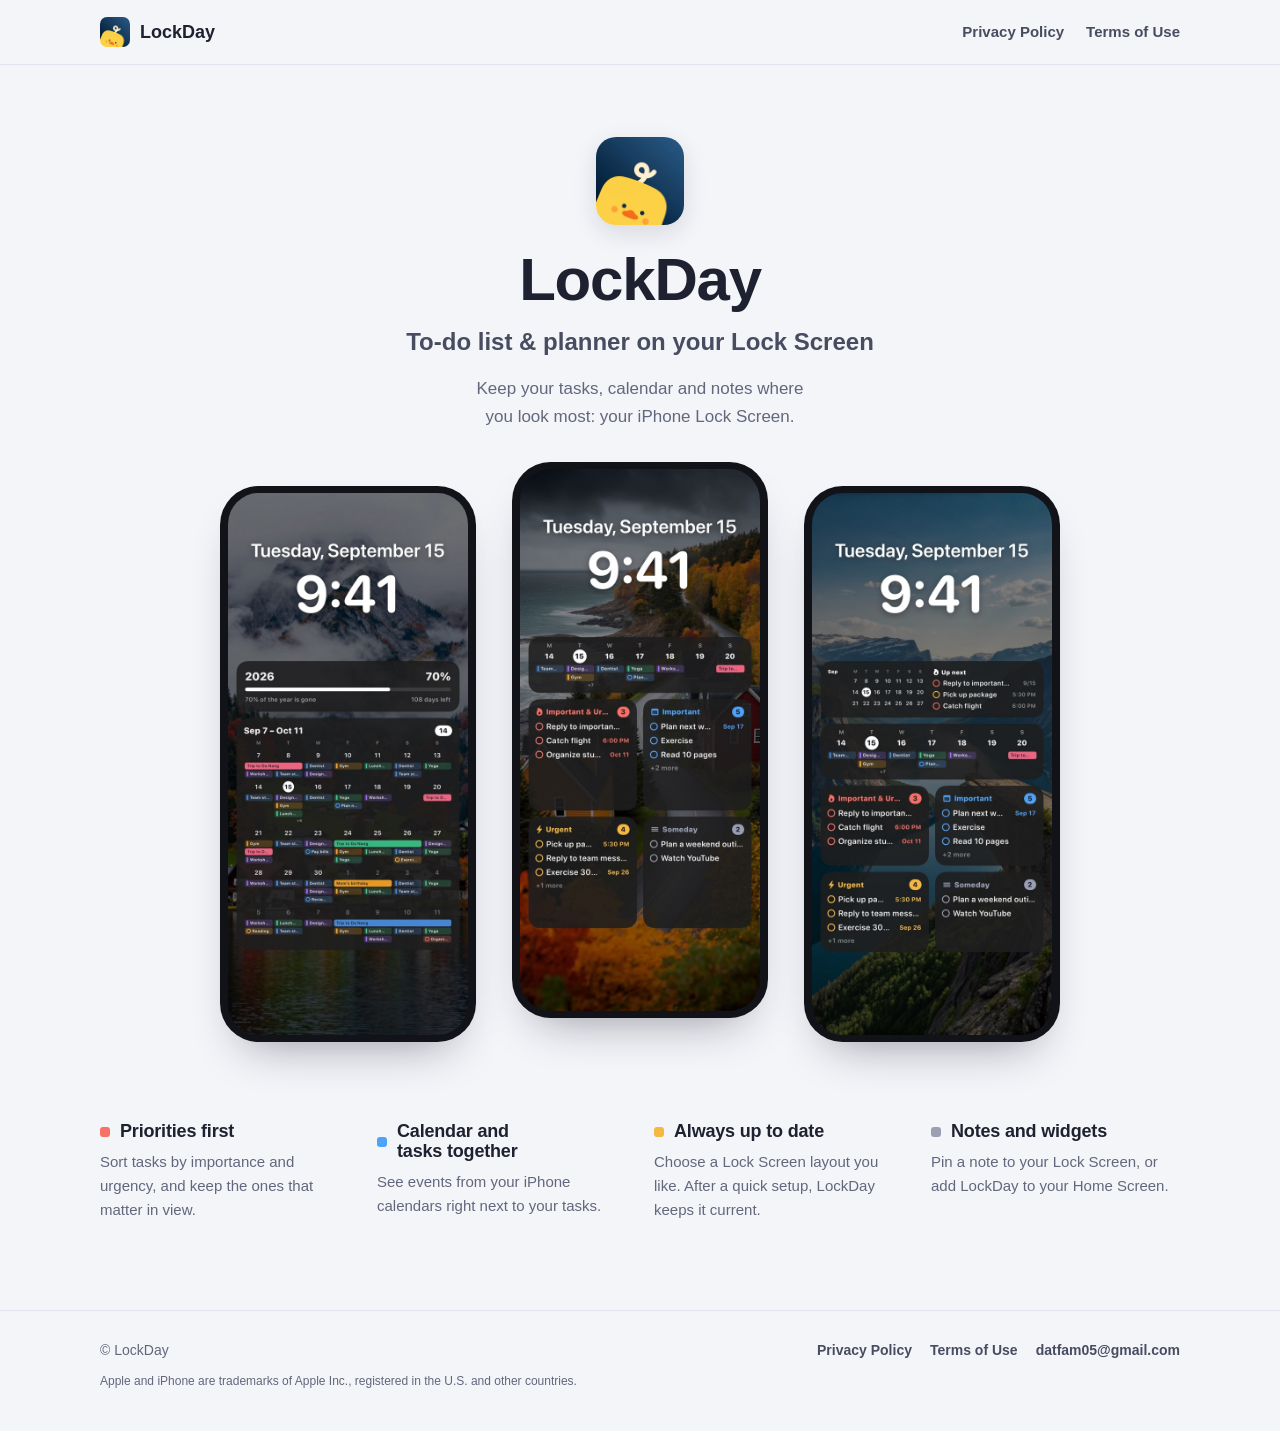
<file: index.html>
<!doctype html>
<html lang="en">
<head>
<meta charset="utf-8">
<meta name="viewport" content="width=device-width, initial-scale=1">
<title>LockDay: To-Do List &amp; Planner</title>
<meta name="description" content="LockDay keeps your tasks, calendar and notes on your iPhone Lock Screen.">
<link rel="canonical" href="https://lockday.xyz/">
<link rel="icon" type="image/png" sizes="32x32" href="assets/img/favicon-32.png">
<link rel="apple-touch-icon" href="assets/img/icon-180.png">
<meta name="theme-color" content="#F4F5F9" media="(prefers-color-scheme: light)">
<meta name="theme-color" content="#0F1117" media="(prefers-color-scheme: dark)">
<link rel="stylesheet" href="assets/css/site.css">
<meta property="og:type" content="website">
<meta property="og:site_name" content="LockDay">
<meta property="og:title" content="LockDay: To-Do List &amp; Planner">
<meta property="og:description" content="Your tasks, calendar and notes on your iPhone Lock Screen.">
<meta property="og:url" content="https://lockday.xyz/">
<meta property="og:image" content="https://lockday.xyz/assets/img/og.png">
<meta name="twitter:card" content="summary_large_image">
<script type="application/ld+json">{"@context":"https://schema.org","@type":"SoftwareApplication","name":"LockDay: To-Do List & Planner","operatingSystem":"iOS","applicationCategory":"ProductivityApplication","url":"https://lockday.xyz/"}</script>
</head>
<body>
<a class="skip" href="#main">Skip to content</a>
<header class="site-header">
  <div class="container nav">
    <a class="brand" href="./"><img src="assets/img/icon-64.png" alt="" width="30" height="30">LockDay</a>
    <nav class="nav-links" aria-label="Legal">
      <a href="privacy/">Privacy Policy</a>
      <a href="terms/">Terms of Use</a>
    </nav>
  </div>
</header>
<main id="main">
<section class="container intro">
  <img class="app-icon" src="assets/img/icon-180.png" width="88" height="88" alt="LockDay app icon">
  <h1>LockDay</h1>
  <p class="tagline">To-do list &amp; planner on your Lock Screen</p>
  <p class="lede">Keep your tasks, calendar and notes where you look most: your iPhone Lock Screen.</p>
  <div class="phones">
    <div class="phone"><img src="assets/img/lock/calendar.jpg" width="564" height="1226" alt="Lock Screen with year progress and a calendar of events and tasks"></div>
    <div class="phone"><img src="assets/img/lock/matrix.jpg" width="564" height="1226" alt="Lock Screen with a week strip and tasks sorted into four priority groups"></div>
    <div class="phone"><img src="assets/img/lock/matrix-overview.jpg" width="564" height="1226" alt="Lock Screen with a month overview, week strip and priority tasks"></div>
  </div>
</section>
<section class="container features" aria-label="Features">
  <div class="feature" style="--dot: var(--q1)"><h2>Priorities first</h2><p>Sort tasks by importance and urgency, and keep the ones that matter in view.</p></div>
  <div class="feature" style="--dot: var(--q2)"><h2>Calendar and tasks together</h2><p>See events from your iPhone calendars right next to your tasks.</p></div>
  <div class="feature" style="--dot: var(--q3)"><h2>Always up to date</h2><p>Choose a Lock Screen layout you like. After a quick setup, LockDay keeps it current.</p></div>
  <div class="feature" style="--dot: var(--q4)"><h2>Notes and widgets</h2><p>Pin a note to your Lock Screen, or add LockDay to your Home Screen.</p></div>
</section>
</main>
<footer class="site-footer">
  <div class="container footer-grid">
    <p>© LockDay</p>
    <nav class="footer-links" aria-label="Footer">
      <a href="privacy/">Privacy Policy</a>
      <a href="terms/">Terms of Use</a>
      <a href="mailto:datfam05@gmail.com">datfam05@gmail.com</a>
    </nav>
    <p class="fineprint">Apple and iPhone are trademarks of Apple Inc., registered in the U.S. and other countries.</p>
  </div>
</footer>
</body>
</html>
</file>
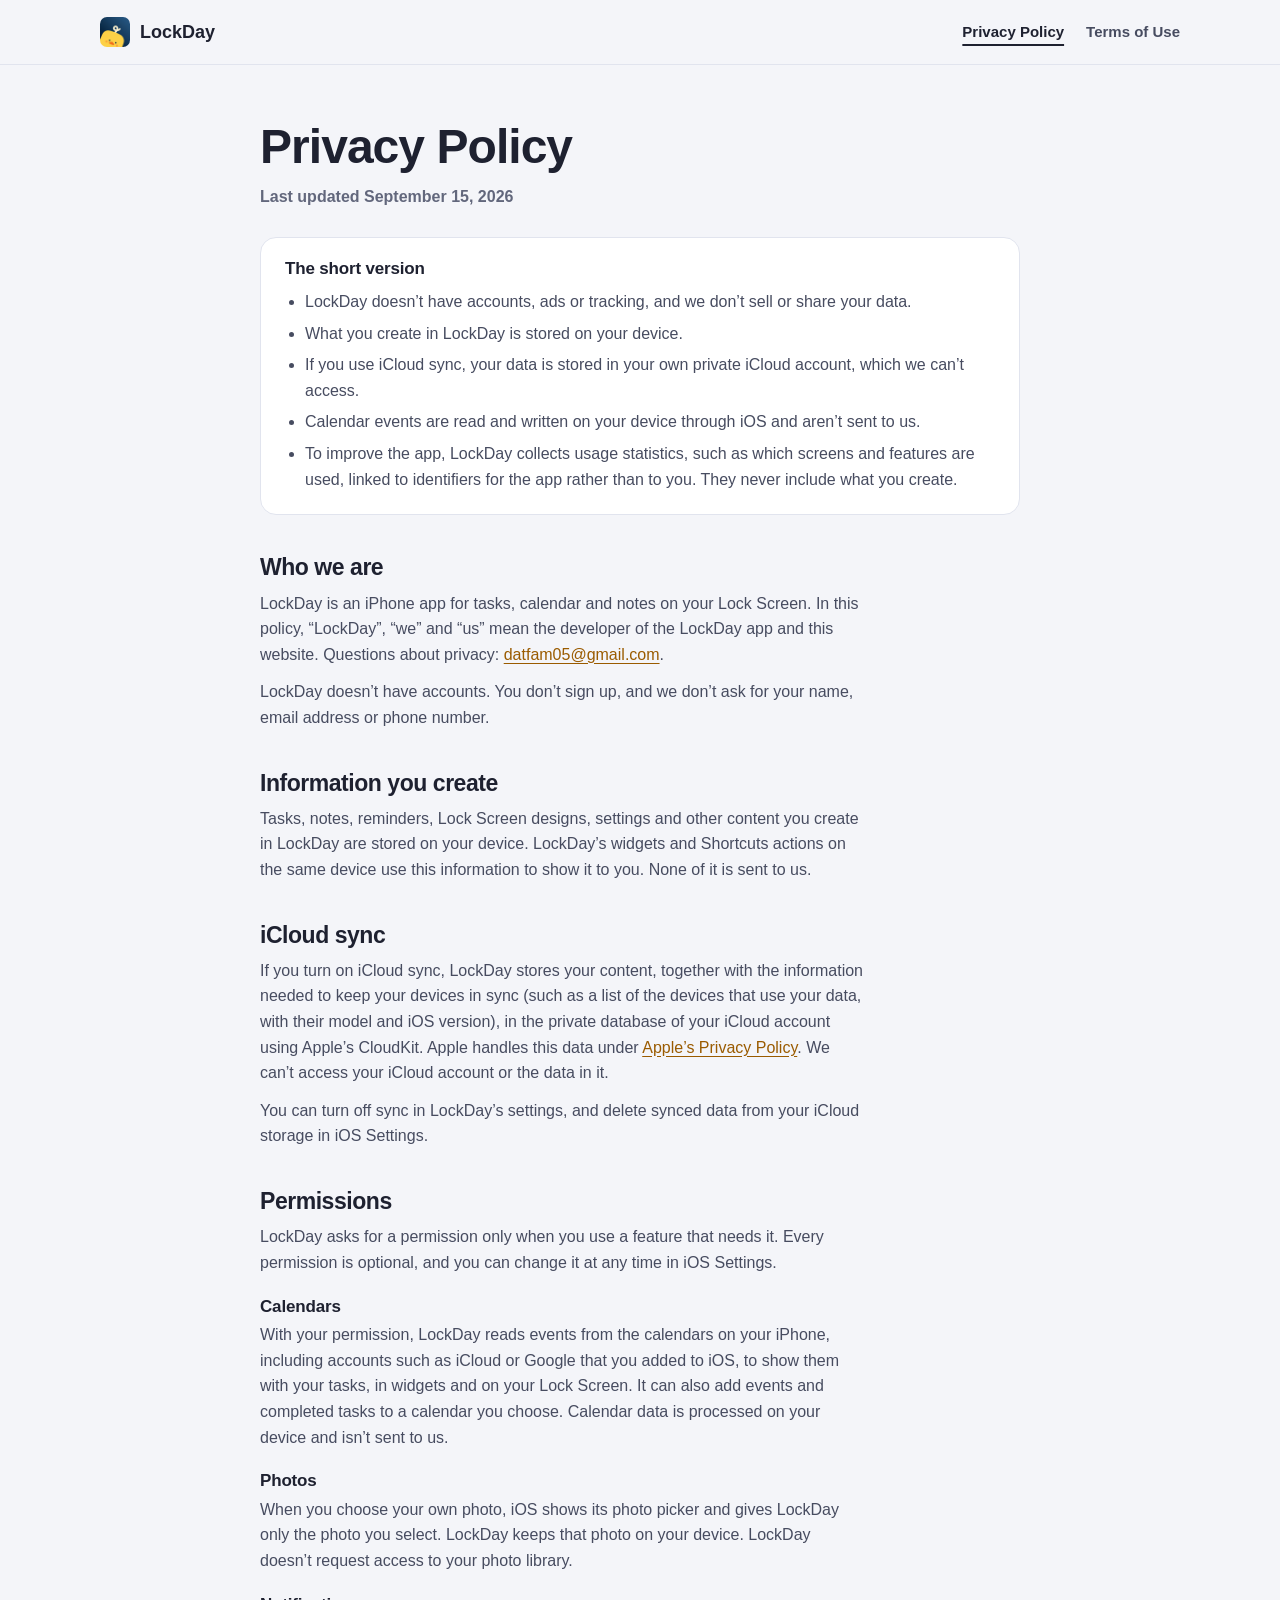
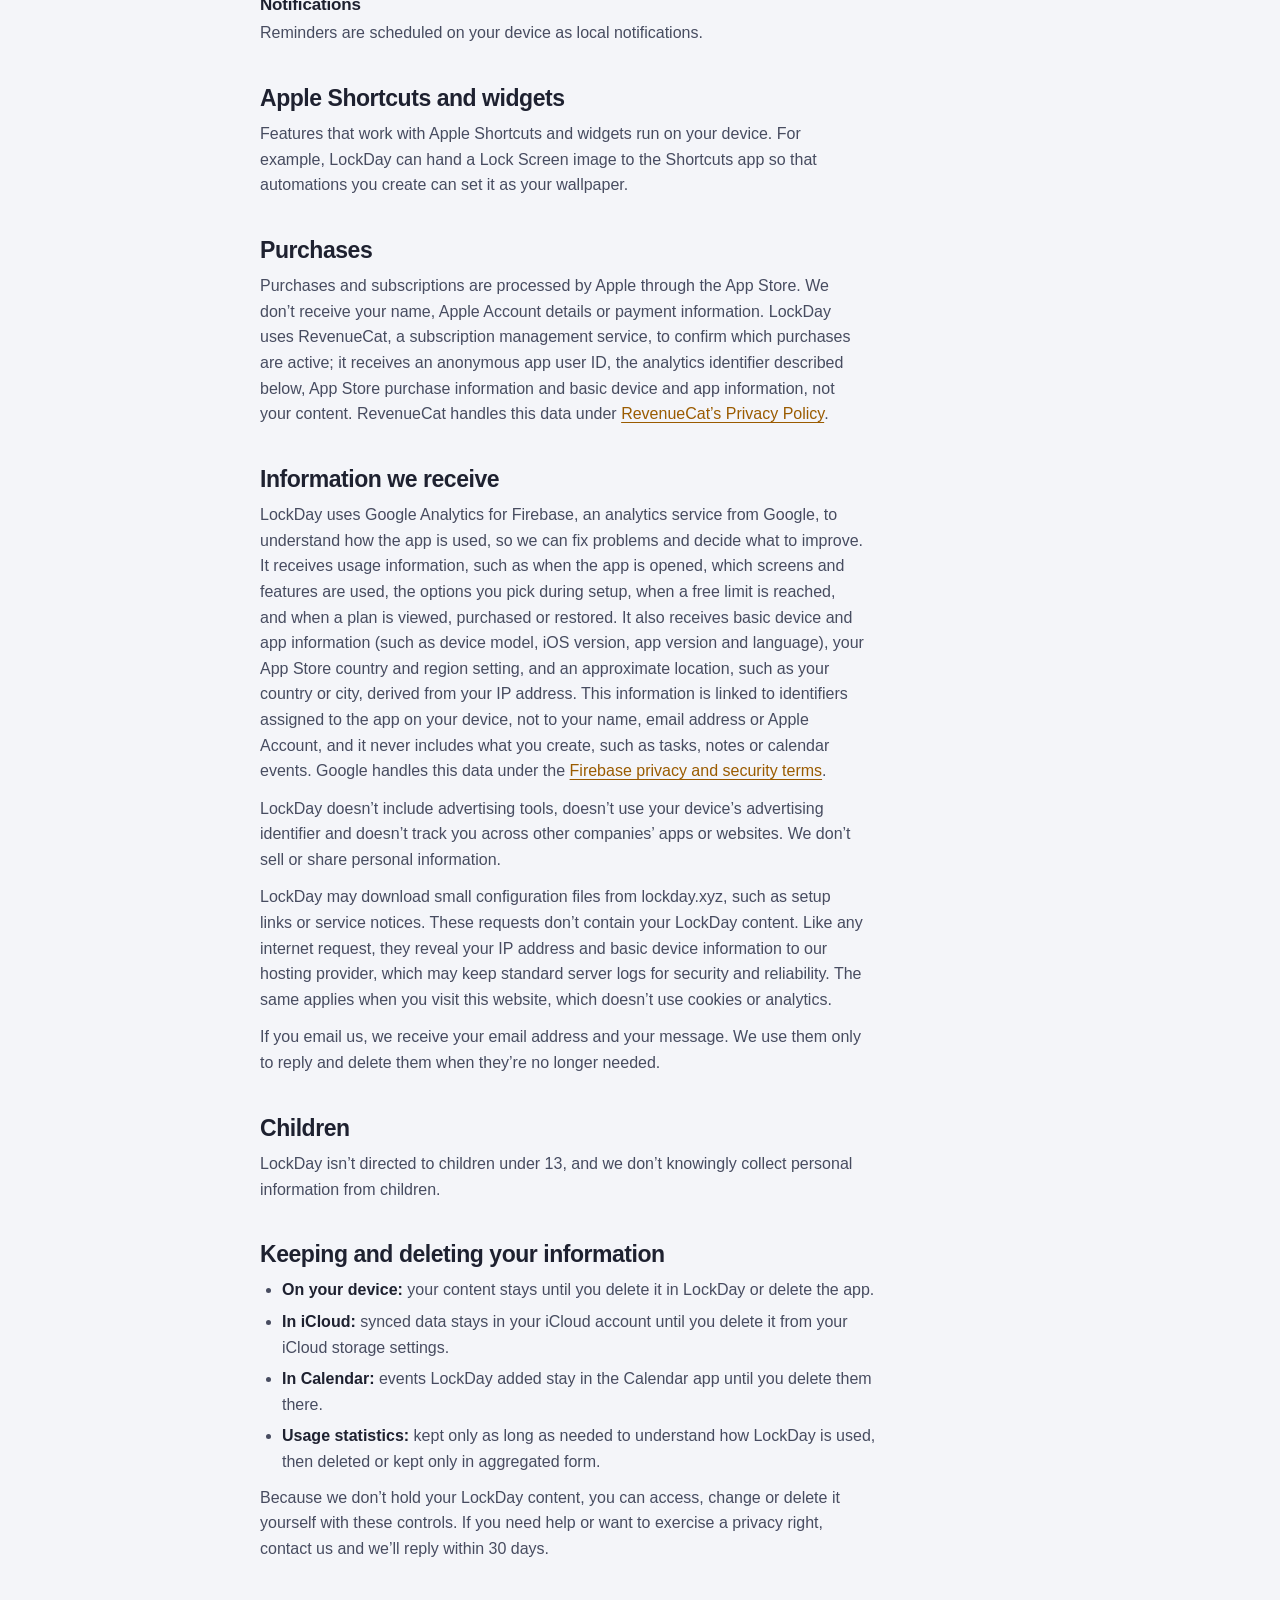
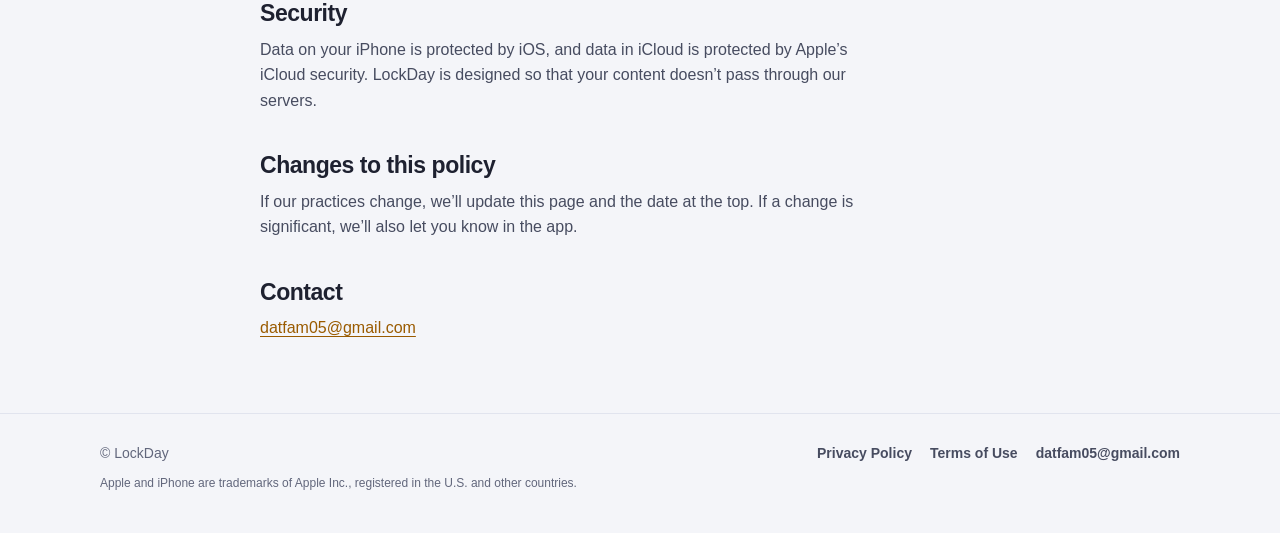
<file: privacy/index.html>
<!doctype html>
<html lang="en">
<head>
<meta charset="utf-8">
<meta name="viewport" content="width=device-width, initial-scale=1">
<title>Privacy Policy · LockDay</title>
<meta name="description" content="How LockDay handles your data: no accounts, no ads and no tracking.">
<link rel="canonical" href="https://lockday.xyz/privacy/">
<link rel="icon" type="image/png" sizes="32x32" href="../assets/img/favicon-32.png">
<link rel="apple-touch-icon" href="../assets/img/icon-180.png">
<meta name="theme-color" content="#F4F5F9" media="(prefers-color-scheme: light)">
<meta name="theme-color" content="#0F1117" media="(prefers-color-scheme: dark)">
<link rel="stylesheet" href="../assets/css/site.css">
</head>
<body>
<a class="skip" href="#main">Skip to content</a>
<header class="site-header">
  <div class="container nav">
    <a class="brand" href="../"><img src="../assets/img/icon-64.png" alt="" width="30" height="30">LockDay</a>
    <nav class="nav-links" aria-label="Legal">
      <a href="../privacy/" aria-current="page">Privacy Policy</a>
      <a href="../terms/">Terms of Use</a>
    </nav>
  </div>
</header>
<main id="main" class="legal">
  <div class="container legal-wrap">
    <h1>Privacy Policy</h1>
    <p class="updated">Last updated September 15, 2026</p>
    <section class="summary" aria-labelledby="short">
      <h2 id="short">The short version</h2>
      <ul>
        <li>LockDay doesn’t have accounts, ads or tracking, and we don’t sell or share your data.</li>
        <li>What you create in LockDay is stored on your device.</li>
        <li>If you use iCloud sync, your data is stored in your own private iCloud account, which we can’t access.</li>
        <li>Calendar events are read and written on your device through iOS and aren’t sent to us.</li>
        <li>To improve the app, LockDay collects usage statistics, such as which screens and features are used, linked to identifiers for the app rather than to you. They never include what you create.</li>
      </ul>
    </section>
    <article class="legal-body">

<h2 id="who">Who we are</h2>
<p>LockDay is an iPhone app for tasks, calendar and notes on your Lock Screen. In this policy, “LockDay”, “we” and “us” mean the developer of the LockDay app and this website. Questions about privacy: <a href="mailto:datfam05@gmail.com">datfam05@gmail.com</a>.</p>
<p>LockDay doesn’t have accounts. You don’t sign up, and we don’t ask for your name, email address or phone number.</p>

<h2 id="data">Information you create</h2>
<p>Tasks, notes, reminders, Lock Screen designs, settings and other content you create in LockDay are stored on your device. LockDay’s widgets and Shortcuts actions on the same device use this information to show it to you. None of it is sent to us.</p>

<h2 id="icloud">iCloud sync</h2>
<p>If you turn on iCloud sync, LockDay stores your content, together with the information needed to keep your devices in sync (such as a list of the devices that use your data, with their model and iOS version), in the private database of your iCloud account using Apple’s CloudKit. Apple handles this data under <a href="https://www.apple.com/legal/privacy/">Apple’s Privacy Policy</a>. We can’t access your iCloud account or the data in it.</p>
<p>You can turn off sync in LockDay’s settings, and delete synced data from your iCloud storage in iOS Settings.</p>

<h2 id="permissions">Permissions</h2>
<p>LockDay asks for a permission only when you use a feature that needs it. Every permission is optional, and you can change it at any time in iOS Settings.</p>
<h3>Calendars</h3>
<p>With your permission, LockDay reads events from the calendars on your iPhone, including accounts such as iCloud or Google that you added to iOS, to show them with your tasks, in widgets and on your Lock Screen. It can also add events and completed tasks to a calendar you choose. Calendar data is processed on your device and isn’t sent to us.</p>
<h3>Photos</h3>
<p>When you choose your own photo, iOS shows its photo picker and gives LockDay only the photo you select. LockDay keeps that photo on your device. LockDay doesn’t request access to your photo library.</p>
<h3>Notifications</h3>
<p>Reminders are scheduled on your device as local notifications.</p>

<h2 id="shortcuts">Apple Shortcuts and widgets</h2>
<p>Features that work with Apple Shortcuts and widgets run on your device. For example, LockDay can hand a Lock Screen image to the Shortcuts app so that automations you create can set it as your wallpaper.</p>

<h2 id="purchases">Purchases</h2>
<p>Purchases and subscriptions are processed by Apple through the App Store. We don’t receive your name, Apple Account details or payment information. LockDay uses RevenueCat, a subscription management service, to confirm which purchases are active; it receives an anonymous app user ID, the analytics identifier described below, App Store purchase information and basic device and app information, not your content. RevenueCat handles this data under <a href="https://www.revenuecat.com/privacy">RevenueCat’s Privacy Policy</a>.</p>

<h2 id="receive">Information we receive</h2>
<p>LockDay uses Google Analytics for Firebase, an analytics service from Google, to understand how the app is used, so we can fix problems and decide what to improve. It receives usage information, such as when the app is opened, which screens and features are used, the options you pick during setup, when a free limit is reached, and when a plan is viewed, purchased or restored. It also receives basic device and app information (such as device model, iOS version, app version and language), your App Store country and region setting, and an approximate location, such as your country or city, derived from your IP address. This information is linked to identifiers assigned to the app on your device, not to your name, email address or Apple Account, and it never includes what you create, such as tasks, notes or calendar events. Google handles this data under the <a href="https://firebase.google.com/support/privacy">Firebase privacy and security terms</a>.</p>
<p>LockDay doesn’t include advertising tools, doesn’t use your device’s advertising identifier and doesn’t track you across other companies’ apps or websites. We don’t sell or share personal information.</p>
<p>LockDay may download small configuration files from lockday.xyz, such as setup links or service notices. These requests don’t contain your LockDay content. Like any internet request, they reveal your IP address and basic device information to our hosting provider, which may keep standard server logs for security and reliability. The same applies when you visit this website, which doesn’t use cookies or analytics.</p>
<p>If you email us, we receive your email address and your message. We use them only to reply and delete them when they’re no longer needed.</p>

<h2 id="children">Children</h2>
<p>LockDay isn’t directed to children under 13, and we don’t knowingly collect personal information from children.</p>

<h2 id="choices">Keeping and deleting your information</h2>
<ul>
  <li><strong>On your device:</strong> your content stays until you delete it in LockDay or delete the app.</li>
  <li><strong>In iCloud:</strong> synced data stays in your iCloud account until you delete it from your iCloud storage settings.</li>
  <li><strong>In Calendar:</strong> events LockDay added stay in the Calendar app until you delete them there.</li>
  <li><strong>Usage statistics:</strong> kept only as long as needed to understand how LockDay is used, then deleted or kept only in aggregated form.</li>
</ul>
<p>Because we don’t hold your LockDay content, you can access, change or delete it yourself with these controls. If you need help or want to exercise a privacy right, contact us and we’ll reply within 30 days.</p>

<h2 id="security">Security</h2>
<p>Data on your iPhone is protected by iOS, and data in iCloud is protected by Apple’s iCloud security. LockDay is designed so that your content doesn’t pass through our servers.</p>

<h2 id="changes">Changes to this policy</h2>
<p>If our practices change, we’ll update this page and the date at the top. If a change is significant, we’ll also let you know in the app.</p>

<h2 id="contact">Contact</h2>
<p><a href="mailto:datfam05@gmail.com">datfam05@gmail.com</a></p>

    </article>
  </div>
</main>
<footer class="site-footer">
  <div class="container footer-grid">
    <p>© LockDay</p>
    <nav class="footer-links" aria-label="Footer">
      <a href="../privacy/">Privacy Policy</a>
      <a href="../terms/">Terms of Use</a>
      <a href="mailto:datfam05@gmail.com">datfam05@gmail.com</a>
    </nav>
    <p class="fineprint">Apple and iPhone are trademarks of Apple Inc., registered in the U.S. and other countries.</p>
  </div>
</footer>
</body>
</html>
</file>
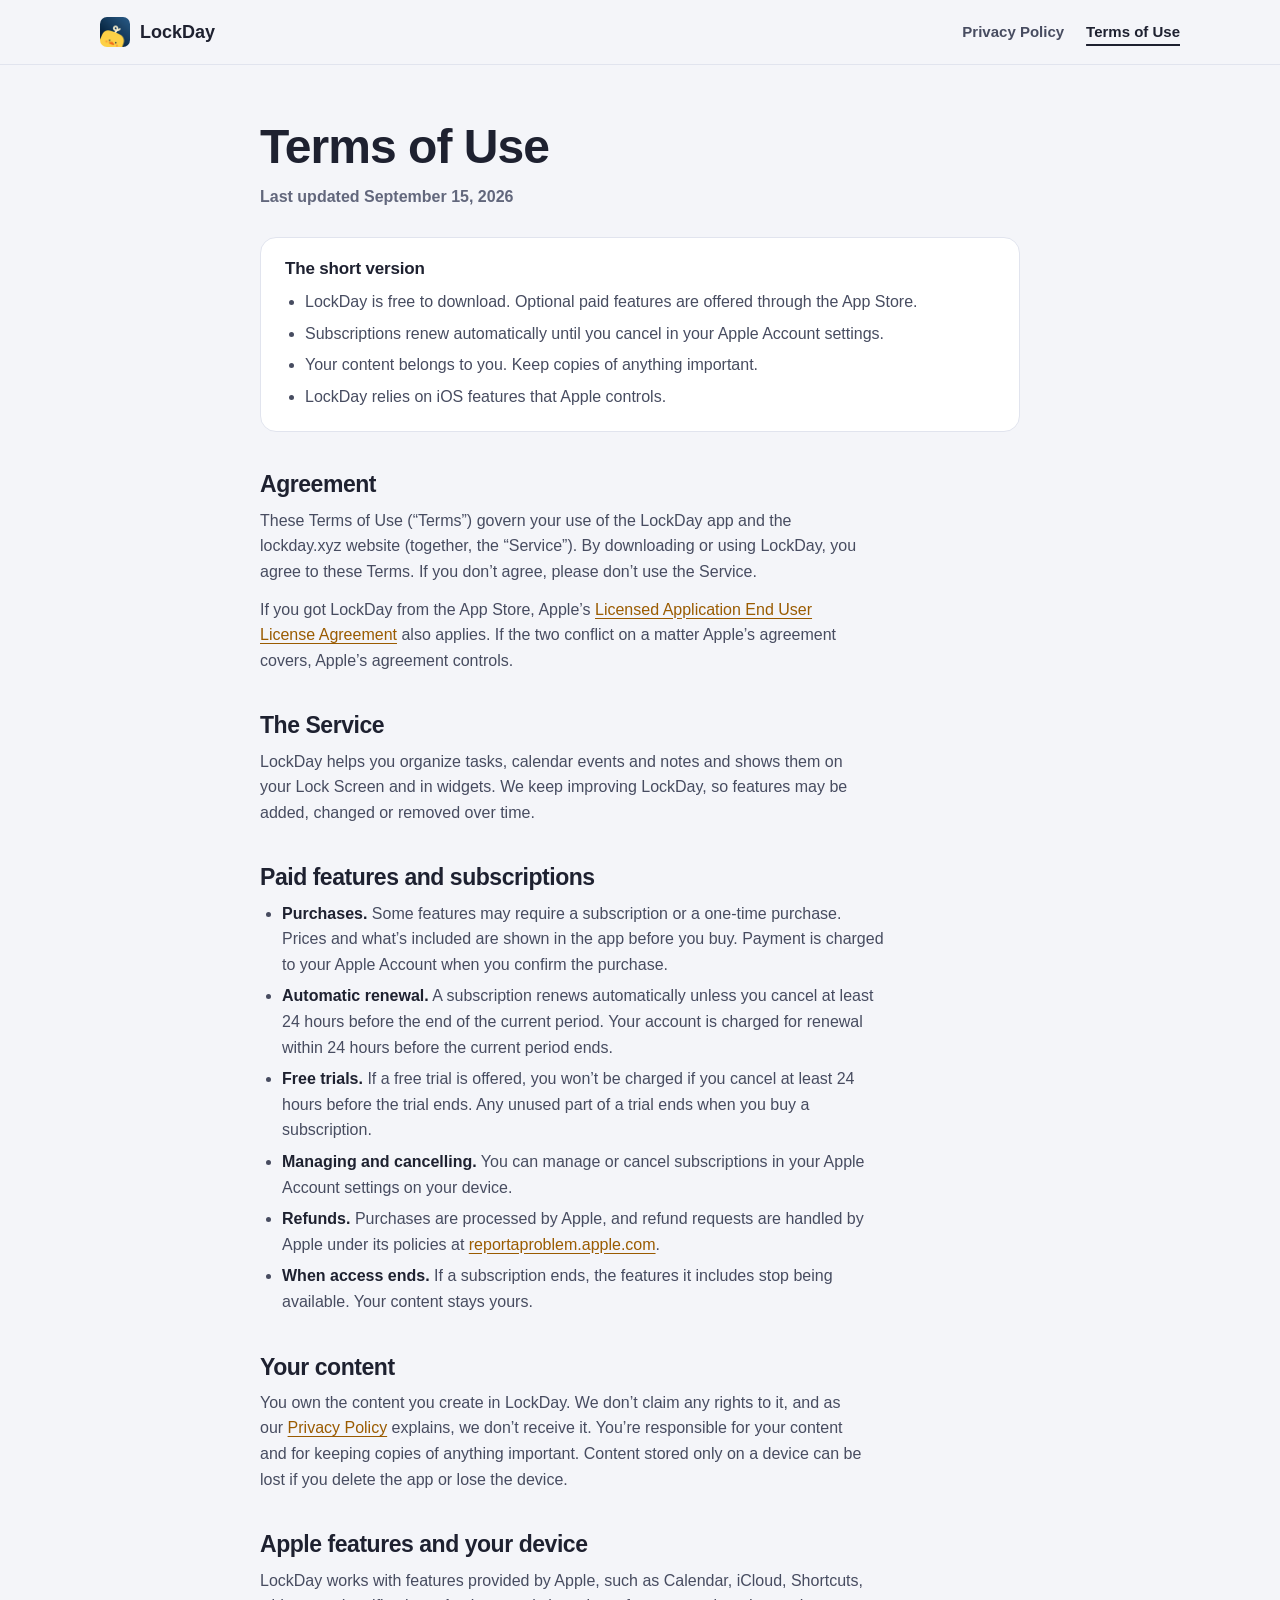
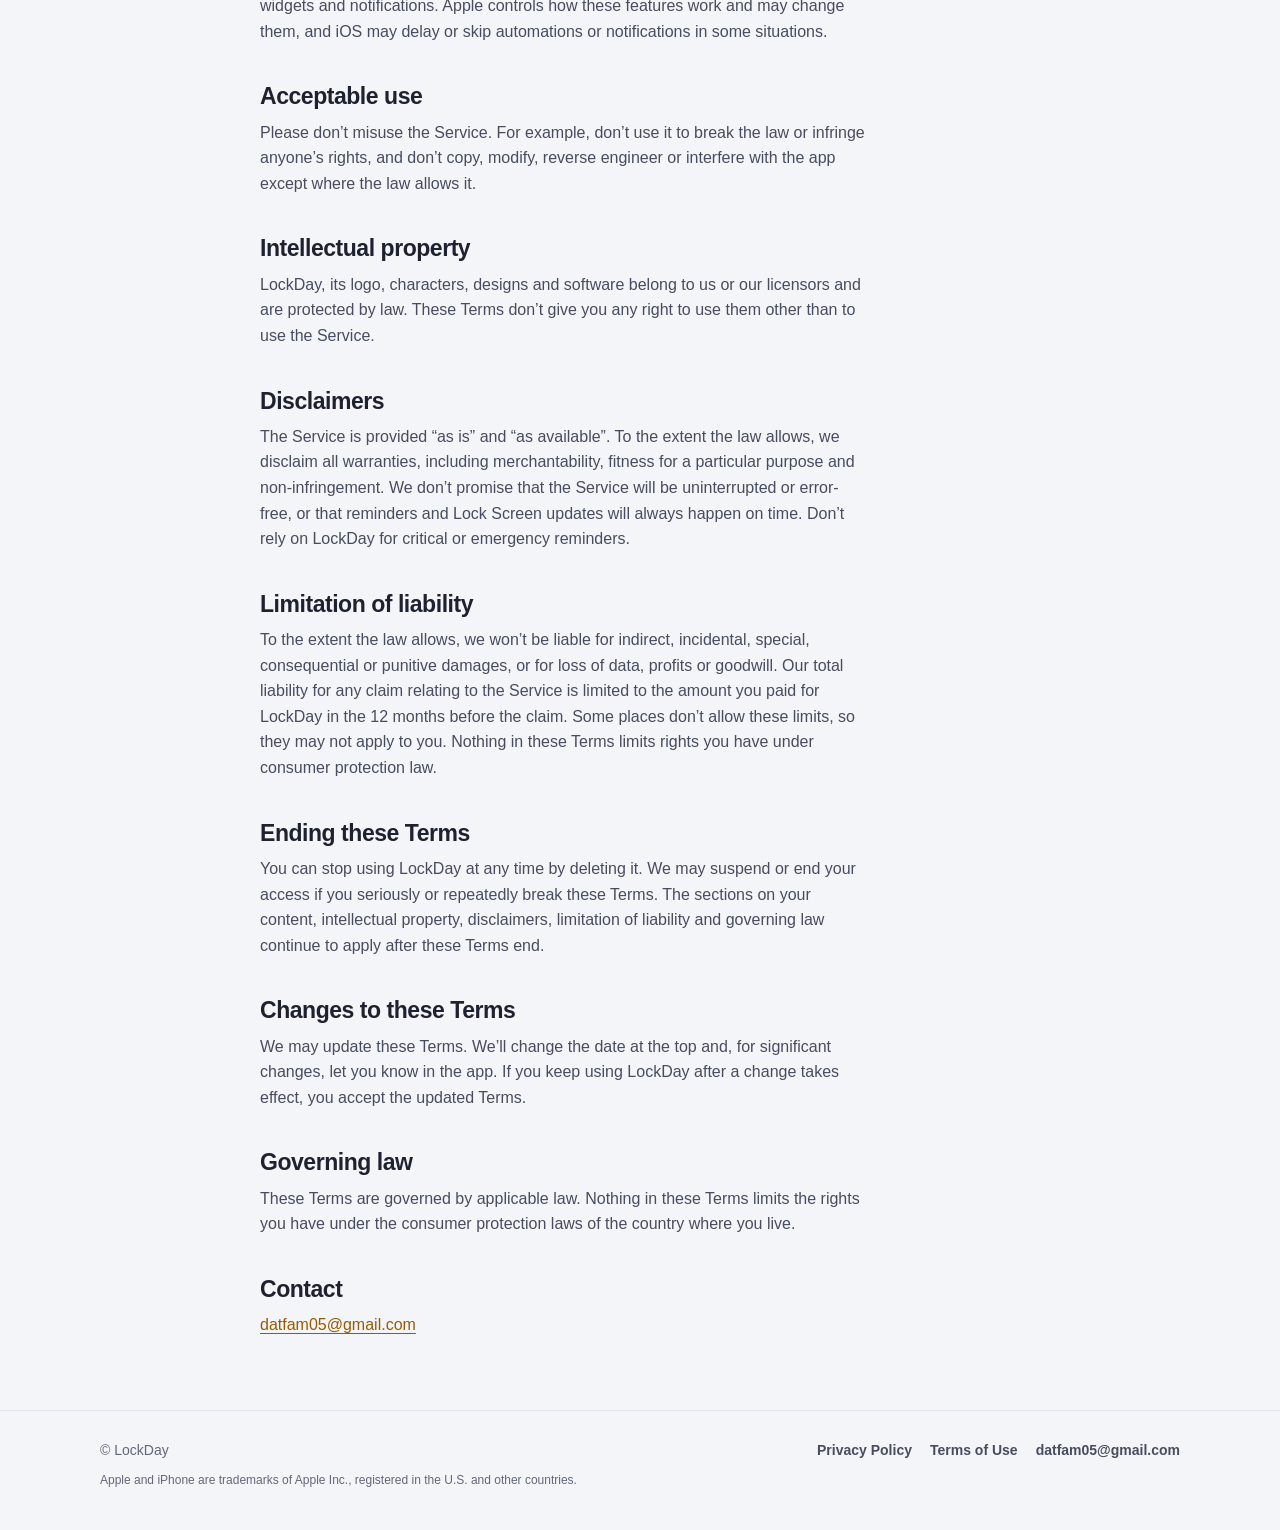
<file: terms/index.html>
<!doctype html>
<html lang="en">
<head>
<meta charset="utf-8">
<meta name="viewport" content="width=device-width, initial-scale=1">
<title>Terms of Use · LockDay</title>
<meta name="description" content="The terms for using LockDay, including paid features, subscriptions and cancellation.">
<link rel="canonical" href="https://lockday.xyz/terms/">
<link rel="icon" type="image/png" sizes="32x32" href="../assets/img/favicon-32.png">
<link rel="apple-touch-icon" href="../assets/img/icon-180.png">
<meta name="theme-color" content="#F4F5F9" media="(prefers-color-scheme: light)">
<meta name="theme-color" content="#0F1117" media="(prefers-color-scheme: dark)">
<link rel="stylesheet" href="../assets/css/site.css">
</head>
<body>
<a class="skip" href="#main">Skip to content</a>
<header class="site-header">
  <div class="container nav">
    <a class="brand" href="../"><img src="../assets/img/icon-64.png" alt="" width="30" height="30">LockDay</a>
    <nav class="nav-links" aria-label="Legal">
      <a href="../privacy/">Privacy Policy</a>
      <a href="../terms/" aria-current="page">Terms of Use</a>
    </nav>
  </div>
</header>
<main id="main" class="legal">
  <div class="container legal-wrap">
    <h1>Terms of Use</h1>
    <p class="updated">Last updated September 15, 2026</p>
    <section class="summary" aria-labelledby="short">
      <h2 id="short">The short version</h2>
      <ul>
        <li>LockDay is free to download. Optional paid features are offered through the App Store.</li>
        <li>Subscriptions renew automatically until you cancel in your Apple Account settings.</li>
        <li>Your content belongs to you. Keep copies of anything important.</li>
        <li>LockDay relies on iOS features that Apple controls.</li>
      </ul>
    </section>
    <article class="legal-body">

<h2 id="agreement">Agreement</h2>
<p>These Terms of Use (“Terms”) govern your use of the LockDay app and the lockday.xyz website (together, the “Service”). By downloading or using LockDay, you agree to these Terms. If you don’t agree, please don’t use the Service.</p>
<p>If you got LockDay from the App Store, Apple’s <a href="https://www.apple.com/legal/internet-services/itunes/dev/stdeula/">Licensed Application End User License Agreement</a> also applies. If the two conflict on a matter Apple’s agreement covers, Apple’s agreement controls.</p>

<h2 id="service">The Service</h2>
<p>LockDay helps you organize tasks, calendar events and notes and shows them on your Lock Screen and in widgets. We keep improving LockDay, so features may be added, changed or removed over time.</p>

<h2 id="purchases">Paid features and subscriptions</h2>
<ul>
  <li><strong>Purchases.</strong> Some features may require a subscription or a one-time purchase. Prices and what’s included are shown in the app before you buy. Payment is charged to your Apple Account when you confirm the purchase.</li>
  <li><strong>Automatic renewal.</strong> A subscription renews automatically unless you cancel at least 24 hours before the end of the current period. Your account is charged for renewal within 24 hours before the current period ends.</li>
  <li><strong>Free trials.</strong> If a free trial is offered, you won’t be charged if you cancel at least 24 hours before the trial ends. Any unused part of a trial ends when you buy a subscription.</li>
  <li><strong>Managing and cancelling.</strong> You can manage or cancel subscriptions in your Apple Account settings on your device.</li>
  <li><strong>Refunds.</strong> Purchases are processed by Apple, and refund requests are handled by Apple under its policies at <a href="https://reportaproblem.apple.com/">reportaproblem.apple.com</a>.</li>
  <li><strong>When access ends.</strong> If a subscription ends, the features it includes stop being available. Your content stays yours.</li>
</ul>

<h2 id="content">Your content</h2>
<p>You own the content you create in LockDay. We don’t claim any rights to it, and as our <a href="../privacy/">Privacy Policy</a> explains, we don’t receive it. You’re responsible for your content and for keeping copies of anything important. Content stored only on a device can be lost if you delete the app or lose the device.</p>

<h2 id="apple">Apple features and your device</h2>
<p>LockDay works with features provided by Apple, such as Calendar, iCloud, Shortcuts, widgets and notifications. Apple controls how these features work and may change them, and iOS may delay or skip automations or notifications in some situations.</p>

<h2 id="use">Acceptable use</h2>
<p>Please don’t misuse the Service. For example, don’t use it to break the law or infringe anyone’s rights, and don’t copy, modify, reverse engineer or interfere with the app except where the law allows it.</p>

<h2 id="ip">Intellectual property</h2>
<p>LockDay, its logo, characters, designs and software belong to us or our licensors and are protected by law. These Terms don’t give you any right to use them other than to use the Service.</p>

<h2 id="disclaimers">Disclaimers</h2>
<p>The Service is provided “as is” and “as available”. To the extent the law allows, we disclaim all warranties, including merchantability, fitness for a particular purpose and non-infringement. We don’t promise that the Service will be uninterrupted or error-free, or that reminders and Lock Screen updates will always happen on time. Don’t rely on LockDay for critical or emergency reminders.</p>

<h2 id="liability">Limitation of liability</h2>
<p>To the extent the law allows, we won’t be liable for indirect, incidental, special, consequential or punitive damages, or for loss of data, profits or goodwill. Our total liability for any claim relating to the Service is limited to the amount you paid for LockDay in the 12 months before the claim. Some places don’t allow these limits, so they may not apply to you. Nothing in these Terms limits rights you have under consumer protection law.</p>

<h2 id="termination">Ending these Terms</h2>
<p>You can stop using LockDay at any time by deleting it. We may suspend or end your access if you seriously or repeatedly break these Terms. The sections on your content, intellectual property, disclaimers, limitation of liability and governing law continue to apply after these Terms end.</p>

<h2 id="changes">Changes to these Terms</h2>
<p>We may update these Terms. We’ll change the date at the top and, for significant changes, let you know in the app. If you keep using LockDay after a change takes effect, you accept the updated Terms.</p>

<h2 id="law">Governing law</h2>
<p>These Terms are governed by applicable law. Nothing in these Terms limits the rights you have under the consumer protection laws of the country where you live.</p>

<h2 id="contact">Contact</h2>
<p><a href="mailto:datfam05@gmail.com">datfam05@gmail.com</a></p>

    </article>
  </div>
</main>
<footer class="site-footer">
  <div class="container footer-grid">
    <p>© LockDay</p>
    <nav class="footer-links" aria-label="Footer">
      <a href="../privacy/">Privacy Policy</a>
      <a href="../terms/">Terms of Use</a>
      <a href="mailto:datfam05@gmail.com">datfam05@gmail.com</a>
    </nav>
    <p class="fineprint">Apple and iPhone are trademarks of Apple Inc., registered in the U.S. and other countries.</p>
  </div>
</footer>
</body>
</html>
</file>
<file: assets/css/site.css>
/* LockDay website: home, Privacy Policy, Terms of Use. Minimal on purpose.
   Colors come from the iOS app (LKTheme); the system font is SF Pro on Apple devices, like the app. */
:root {
  --bg: #F4F5F9; --surface: #FFFFFF; --ink: #1E2130; --ink-2: #474C60; --ink-3: #62677C; --line: #E1E4EE;
  --link: #9A5B00;
  --q1: #F97066; --q2: #4FA3F7; --q3: #F5B942; --q4: #9AA0B2;
  --font: -apple-system, BlinkMacSystemFont, "SF Pro Text", "Segoe UI", Roboto, "Helvetica Neue", Arial, sans-serif;
  --font-display: -apple-system, BlinkMacSystemFont, "SF Pro Display", "Segoe UI", Roboto, "Helvetica Neue", Arial, sans-serif;
  color-scheme: light dark;
}
@media (prefers-color-scheme: dark) {
  :root { --bg: #0F1117; --surface: #1A1D26; --ink: #F2F3F7; --ink-2: #C3C7D4; --ink-3: #9AA0B2; --line: #2C303B; --link: #FFC247; }
}

*, *::before, *::after { box-sizing: border-box; }
html { -webkit-text-size-adjust: 100%; }
body { margin: 0; background: var(--bg); color: var(--ink); font: 16px/1.6 var(--font); -webkit-font-smoothing: antialiased; }
img { max-width: 100%; height: auto; display: block; }
a { color: inherit; }
p { margin: 0; }
h1, h2, h3 { margin: 0; font-family: var(--font-display); letter-spacing: -.02em; line-height: 1.1; text-wrap: balance; }
:focus-visible { outline: 3px solid var(--q3); outline-offset: 3px; border-radius: 6px; }
.container { width: min(1080px, 100% - 40px); margin-inline: auto; }
.skip { position: absolute; left: -9999px; }
.skip:focus { left: 16px; top: 12px; z-index: 10; background: var(--surface); padding: 8px 12px; border-radius: 8px; }

/* Header: the legal pages are always one tap away */
.site-header { border-bottom: 1px solid var(--line); }
.nav { display: flex; align-items: center; gap: 20px; min-height: 64px; }
.brand { display: inline-flex; align-items: center; gap: 10px; font-family: var(--font-display); font-weight: 700; font-size: 18px; text-decoration: none; }
.brand img { width: 30px; height: 30px; border-radius: 7px; }
.nav-links { display: flex; gap: 22px; margin-left: auto; font-size: 15px; font-weight: 600; }
.nav-links a { color: var(--ink-2); text-decoration: none; }
.nav-links a:hover { color: var(--ink); }
.nav-links a[aria-current="page"] { color: var(--ink); text-decoration: underline; text-decoration-thickness: 2px; text-underline-offset: 7px; }

/* Home */
.intro { padding-top: 72px; text-align: center; }
.app-icon { width: 88px; height: 88px; margin: 0 auto 22px; border-radius: 20px; box-shadow: 0 8px 24px rgba(20, 24, 40, .12); }
.intro h1 { font-size: clamp(40px, 6vw, 60px); font-weight: 800; }
.tagline { margin-top: 10px; font-size: clamp(19px, 2.2vw, 24px); font-weight: 600; color: var(--ink-2); }
.lede { max-width: 34em; margin: 14px auto 0; font-size: 17px; color: var(--ink-3); }
.phones { display: grid; grid-template-columns: repeat(3, minmax(0, 1fr)); gap: clamp(12px, 3vw, 36px); align-items: end; max-width: 840px; margin: 56px auto 0; }
.phone { aspect-ratio: 402 / 874; padding: 3%; border-radius: 15% / 7%; background: #121318; box-shadow: 0 24px 48px -24px rgba(20, 24, 40, .45); }
.phone img { width: 100%; height: 100%; object-fit: cover; border-radius: 12.6% / 5.8%; }
.phones .phone:nth-child(2) { transform: translateY(-24px); }
.features { display: grid; grid-template-columns: repeat(4, minmax(0, 1fr)); gap: 28px; padding: 80px 0 88px; }
.feature h2 { display: flex; align-items: center; gap: 10px; font-size: 18px; font-weight: 700; letter-spacing: -.01em; }
.feature h2::before { content: ""; width: 10px; height: 10px; border-radius: 3px; background: var(--dot, var(--q4)); flex: none; }
.feature p { margin-top: 8px; font-size: 15px; color: var(--ink-3); }
@media (max-width: 860px) { .features { grid-template-columns: repeat(2, minmax(0, 1fr)); } }
@media (max-width: 520px) {
  .intro { padding-top: 48px; }
  .phones { gap: 10px; margin-top: 40px; }
  .phones .phone:nth-child(2) { transform: translateY(-12px); }
  .features { grid-template-columns: 1fr; gap: 22px; padding: 56px 0 64px; }
  .nav-links { gap: 14px; font-size: 14px; }
}

/* Footer */
.site-footer { border-top: 1px solid var(--line); padding: 28px 0 40px; font-size: 14px; color: var(--ink-3); }
.footer-grid { display: flex; flex-wrap: wrap; align-items: center; justify-content: space-between; gap: 10px 24px; }
.footer-links { display: flex; flex-wrap: wrap; gap: 18px; }
.footer-links a { color: var(--ink-2); font-weight: 600; text-decoration: none; }
.footer-links a:hover { color: var(--ink); }
.fineprint { flex-basis: 100%; font-size: 12px; }

/* Privacy Policy and Terms of Use */
.legal { padding: 56px 0 72px; }
.legal-wrap { max-width: 760px; }
.legal h1 { font-size: clamp(34px, 5vw, 48px); font-weight: 800; }
.updated { margin-top: 10px; font-weight: 600; color: var(--ink-3); }
.summary { margin-top: 28px; padding: 22px 24px; border: 1px solid var(--line); border-radius: 16px; background: var(--surface); }
.summary h2 { font-size: 17px; letter-spacing: -.01em; }
.summary ul { margin: 10px 0 0; padding-left: 20px; color: var(--ink-2); }
.summary li + li { margin-top: 6px; }
.legal-body h2 { margin: 40px 0 10px; font-size: 23px; }
.legal-body h3 { margin: 22px 0 6px; font-size: 17px; letter-spacing: -.01em; }
.legal-body p, .legal-body li { max-width: 68ch; color: var(--ink-2); }
.legal-body p + p { margin-top: 12px; }
.legal-body ul { margin: 10px 0; padding-left: 22px; }
.legal-body li + li { margin-top: 6px; }
.legal-body a { color: var(--link); text-underline-offset: 3px; }
.legal-body strong { color: var(--ink); }
/* No single word left alone on the intro line; phone edges stay visible on a dark background */
.lede, .tagline { text-wrap: balance; }
@media (prefers-color-scheme: dark) {
  .phone { box-shadow: 0 0 0 1px rgba(255, 255, 255, .1), 0 24px 48px -24px rgba(0, 0, 0, .6); }
}
</file>
